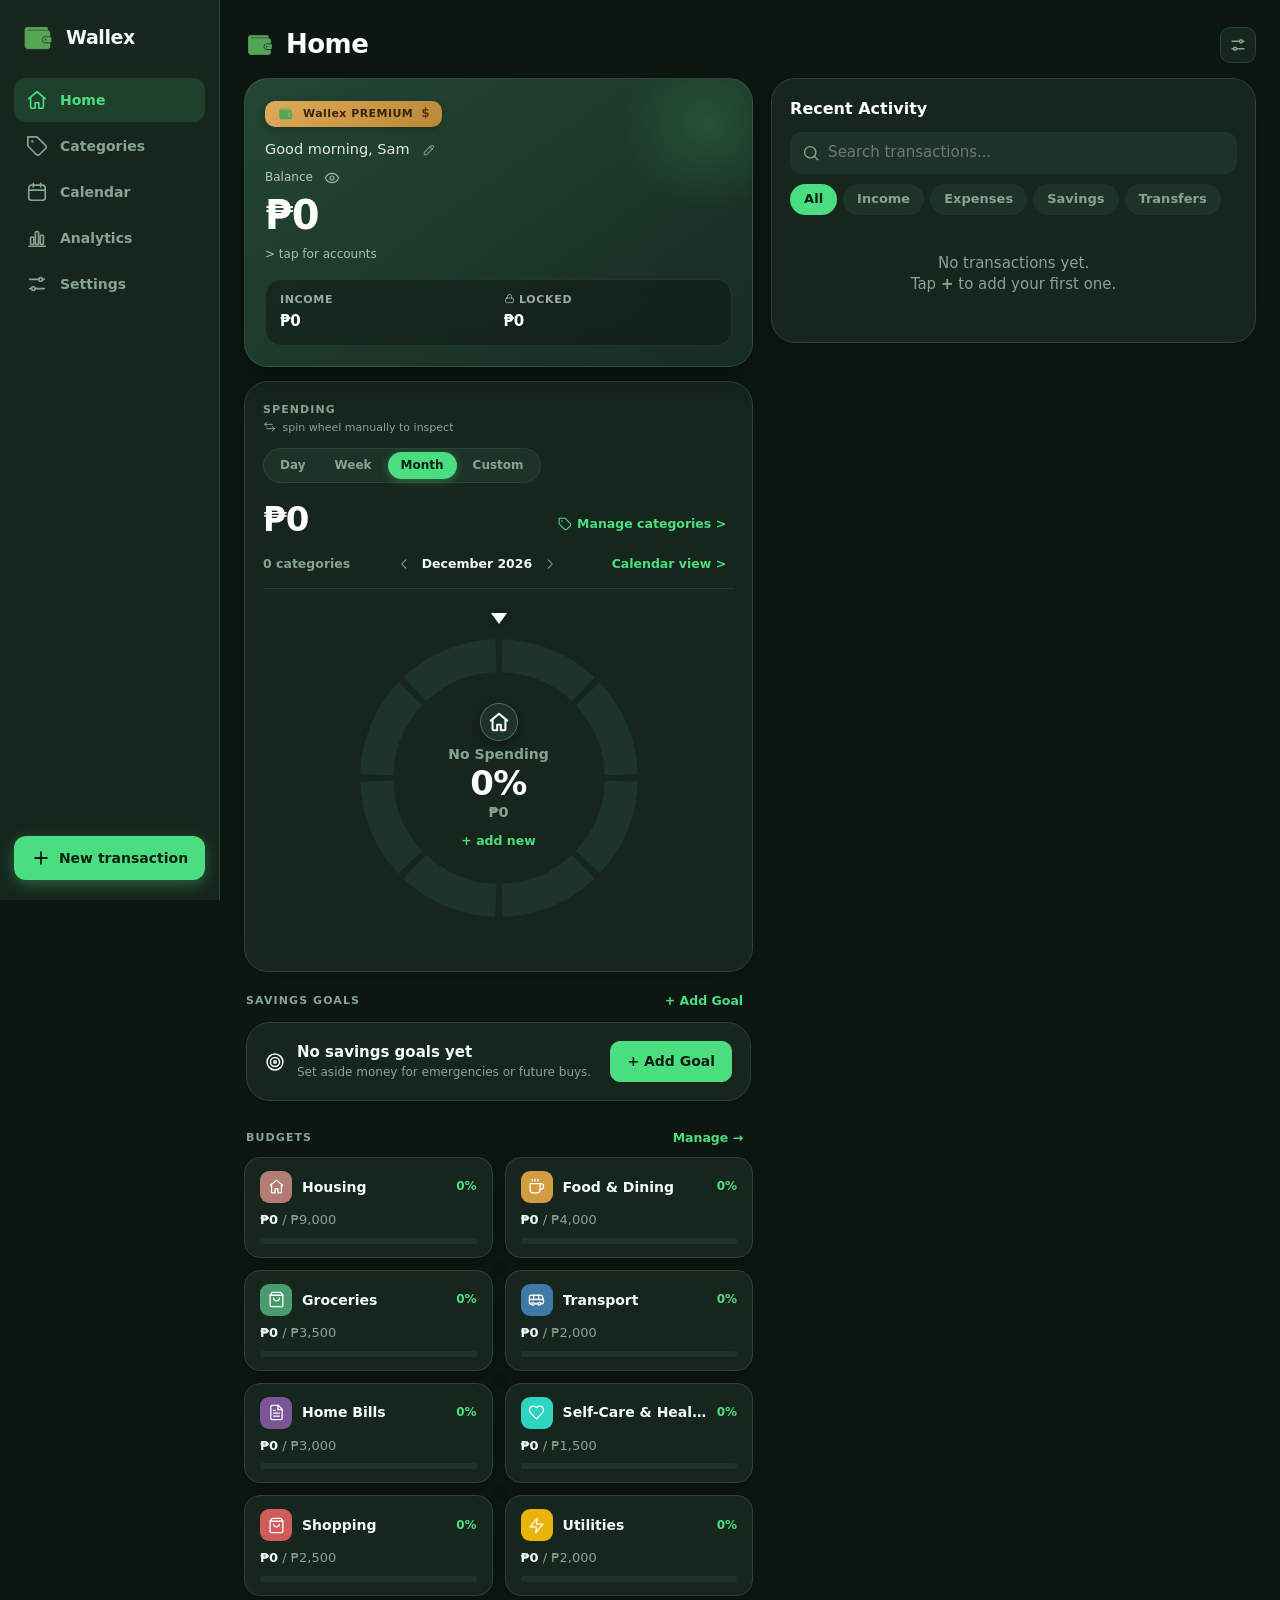
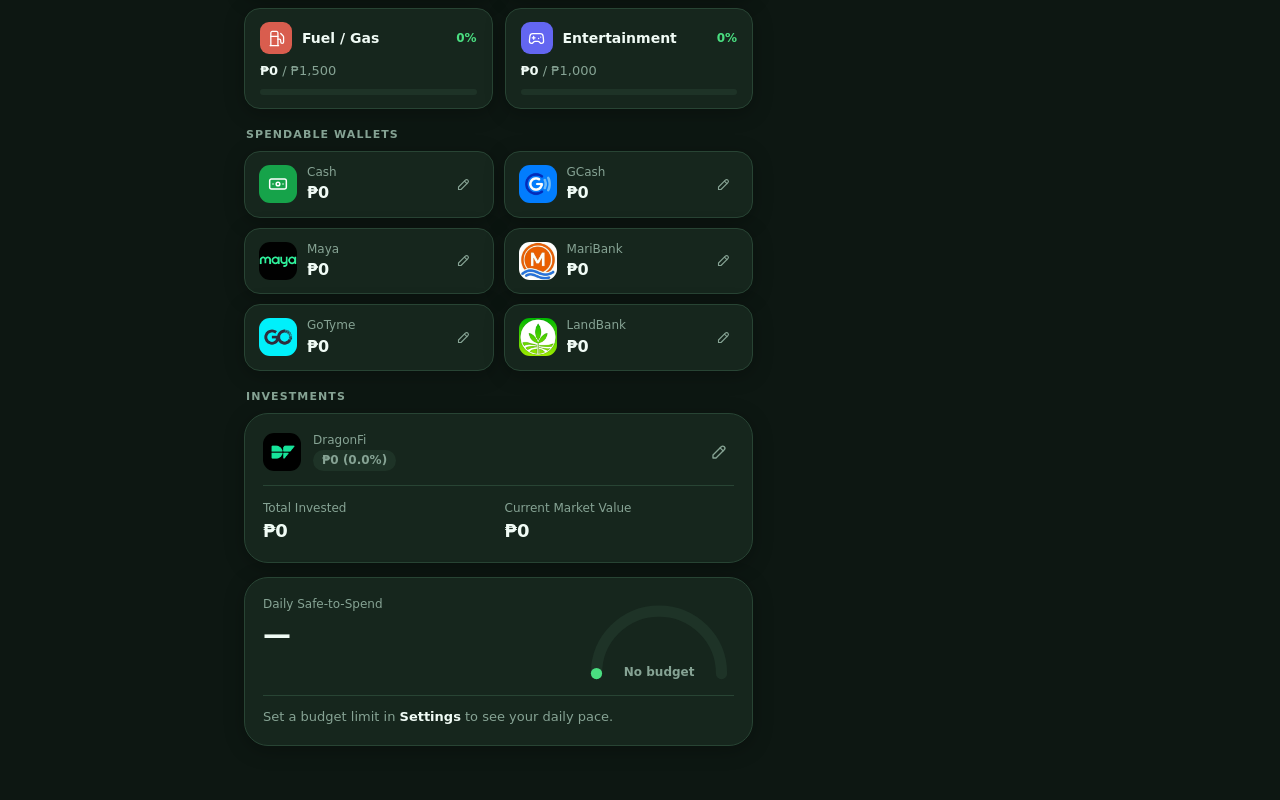
<file: index.html>
<!DOCTYPE html>
<html lang="en" data-theme="dark">
<head>
<meta charset="utf-8">
<meta name="viewport" content="width=device-width,initial-scale=1,viewport-fit=cover">
<meta name="theme-color" content="#0d1712">
<meta name="apple-mobile-web-app-capable" content="yes">
<meta name="mobile-web-app-capable" content="yes">
<meta name="apple-mobile-web-app-title" content="Wallex">
<meta name="apple-mobile-web-app-status-bar-style" content="black-translucent">
<title>Wallex</title>
<link rel="manifest" href="manifest.json">
<link rel="icon" type="image/png" sizes="64x64" href="icon-64.png">
<link rel="icon" type="image/png" sizes="192x192" href="icon-192.png">
<link rel="apple-touch-icon" href="icon-180.png">
<link rel="stylesheet" href="style.css?v=7">
<script>
/* Apply saved theme before paint to avoid a flash */
try{
  var s=JSON.parse(localStorage.getItem('wallex:v1'));
  var t=(s&&s.settings&&s.settings.theme)||'dark';
  document.documentElement.setAttribute('data-theme',t);
}catch(e){}
</script>
</head>
<body>

<!-- Icon sprite (Lucide-style, stroke icons) -->
<svg width="0" height="0" style="position:absolute" aria-hidden="true" focusable="false" fill="none" stroke="currentColor" stroke-width="2" stroke-linecap="round" stroke-linejoin="round">
  <symbol id="i-home" viewBox="0 0 24 24"><path d="M3 10.5 12 3l9 7.5"/><path d="M5 9.5V20a1 1 0 0 0 1 1h4v-6h4v6h4a1 1 0 0 0 1-1V9.5"/></symbol>
  <symbol id="i-calendar" viewBox="0 0 24 24"><rect x="3" y="4.5" width="18" height="16.5" rx="3"/><path d="M8 2.5v4M16 2.5v4M3 10h18"/></symbol>
  <symbol id="i-chart" viewBox="0 0 24 24"><path d="M3 21h18"/><rect x="5" y="11" width="3.5" height="8" rx="1"/><rect x="10.25" y="5" width="3.5" height="14" rx="1"/><rect x="15.5" y="9" width="3.5" height="10" rx="1"/></symbol>
  <symbol id="i-settings" viewBox="0 0 24 24"><path d="M4 7h10M18 7h2M4 17h2M10 17h10"/><circle cx="16" cy="7" r="2"/><circle cx="8" cy="17" r="2"/></symbol>
  <symbol id="i-plus" viewBox="0 0 24 24"><path d="M12 5v14M5 12h14"/></symbol>
  <symbol id="i-minus" viewBox="0 0 24 24"><path d="M5 12h14"/></symbol>
  <symbol id="i-pencil" viewBox="0 0 24 24"><path d="M4 20h4L19 9a2.8 2.8 0 0 0-4-4L4 16v4Z"/><path d="m13.5 6.5 4 4"/></symbol>
  <symbol id="i-copy" viewBox="0 0 24 24"><rect x="9" y="9" width="11" height="11" rx="2.5"/><path d="M15 9V6.5A2.5 2.5 0 0 0 12.5 4h-6A2.5 2.5 0 0 0 4 6.5v6A2.5 2.5 0 0 0 6.5 15H9"/></symbol>
  <symbol id="i-trash" viewBox="0 0 24 24"><path d="M4 7h16M10 11v6M14 11v6M6 7l1 12a2 2 0 0 0 2 2h6a2 2 0 0 0 2-2l1-12M9 7V4.5A1.5 1.5 0 0 1 10.5 3h3A1.5 1.5 0 0 1 15 4.5V7"/></symbol>
  <symbol id="i-close" viewBox="0 0 24 24"><path d="M6 6l12 12M18 6 6 18"/></symbol>
  <symbol id="i-chev-l" viewBox="0 0 24 24"><path d="m15 5-7 7 7 7"/></symbol>
  <symbol id="i-chev-r" viewBox="0 0 24 24"><path d="m9 5 7 7-7 7"/></symbol>
  <symbol id="i-swap" viewBox="0 0 24 24"><path d="M7 4 3 8l4 4M3 8h14M17 20l4-4-4-4M21 16H7"/></symbol>
  <symbol id="i-trend" viewBox="0 0 24 24"><path d="m3 17 6-6 4 4 8-8"/><path d="M15 7h6v6"/></symbol>
  <symbol id="i-in" viewBox="0 0 24 24"><path d="M12 4v13M6 11l6 6 6-6"/><path d="M5 20.5h14"/></symbol>
  <symbol id="i-check" viewBox="0 0 24 24"><path d="M20 6 9 17l-5-5"/></symbol>
  <symbol id="i-search" viewBox="0 0 24 24"><circle cx="11" cy="11" r="7.5"/><path d="m21 21-4.3-4.3"/></symbol>
  <symbol id="i-lock" viewBox="0 0 24 24"><rect x="3.5" y="11" width="17" height="10" rx="2.5"/><path d="M7.5 11V7.5a4.5 4.5 0 0 1 9 0V11"/></symbol>
  <symbol id="i-target" viewBox="0 0 24 24"><circle cx="12" cy="12" r="9.5"/><circle cx="12" cy="12" r="5.5"/><circle cx="12" cy="12" r="1.5"/></symbol>
  <symbol id="i-more" viewBox="0 0 24 24"><circle cx="12" cy="12" r="1.5"/><circle cx="5" cy="12" r="1.5"/><circle cx="19" cy="12" r="1.5"/></symbol>
  <symbol id="i-more-v" viewBox="0 0 24 24"><circle cx="12" cy="12" r="1.5"/><circle cx="12" cy="5" r="1.5"/><circle cx="12" cy="19" r="1.5"/></symbol>
  <symbol id="i-eye" viewBox="0 0 24 24"><path d="M2 12s3-7 10-7 10 7 10 7-3 7-10 7-10-7-10-7Z"/><circle cx="12" cy="12" r="3"/></symbol>
  <symbol id="i-eye-off" viewBox="0 0 24 24"><path d="M9.88 9.88a3 3 0 1 0 4.24 4.24"/><path d="M10.73 5.08A10.43 10.43 0 0 1 12 5c7 0 10 7 10 7a13.16 13.16 0 0 1-1.67 2.68"/><path d="M6.61 6.61A13.526 13.526 0 0 0 2 12s3 7 10 7a9.74 9.74 0 0 0 5.39-1.61"/><line x1="2" x2="22" y1="2" y2="22"/></symbol>
  <symbol id="i-sparkles" viewBox="0 0 24 24"><path d="m12 3-1.9 5.8a2 2 0 0 1-1.3 1.3L3 12l5.8 1.9a2 2 0 0 1 1.3 1.3L12 21l1.9-5.8a2 2 0 0 1 1.3-1.3L21 12l-5.8-1.9a2 2 0 0 1-1.3-1.3Z"/></symbol>
  <symbol id="i-tag" viewBox="0 0 24 24"><path d="M12 2H2v10l9.29 9.29c.94.94 2.48.94 3.42 0l6.58-6.58c.94-.94.94-2.48 0-3.42L12 2Z"/><circle cx="7" cy="7" r=".5" fill="currentColor"/></symbol>

  <!-- categories -->
  <symbol id="i-utensils" viewBox="0 0 24 24"><path d="M3 2v7c0 1.1.9 2 2 2h4a2 2 0 0 0 2-2V2"/><path d="M7 2v20"/><path d="M21 15V2a5 5 0 0 0-5 5v6c0 1.1.9 2 2 2h3Zm0 0v7"/></symbol>
  <symbol id="i-coffee" viewBox="0 0 24 24"><path d="M17 8h1a4 4 0 1 1 0 8h-1"/><path d="M3 8h14v9a4 4 0 0 1-4 4H7a4 4 0 0 1-4-4Z"/><line x1="6" x2="6" y1="2" y2="4"/><line x1="10" x2="10" y1="2" y2="4"/><line x1="14" x2="14" y1="2" y2="4"/></symbol>
  <symbol id="i-fuel" viewBox="0 0 24 24"><path d="M3 22h12"/><path d="M4 9h10"/><path d="M14 22V4a2 2 0 0 0-2-2H6a2 2 0 0 0-2 2v18"/><path d="M14 13h2a2 2 0 0 1 2 2v2a2 2 0 0 0 4 0V9.8a2 2 0 0 0-.6-1.4L18 5"/></symbol>
  <symbol id="i-bus" viewBox="0 0 24 24"><path d="M8 6v6M15 6v6M2 12h19.6"/><path d="M18 18h3s.5-1.7.8-2.8c.1-.4.2-.8.2-1.2 0-.4-.1-.8-.2-1.2l-1.4-5C20.1 6.8 19.1 6 18 6H4a2 2 0 0 0-2 2v10h3"/><circle cx="7" cy="18" r="2"/><path d="M9 18h5"/><circle cx="16" cy="18" r="2"/></symbol>
  <symbol id="i-gamepad" viewBox="0 0 24 24"><path d="M6 11h4M8 9v4M15 12h.01M18 10h.01"/><path d="M17.3 5H6.7a4 4 0 0 0-4 3.6C2.6 9.4 2 14.5 2 16a3 3 0 0 0 3 3c1 0 1.5-.5 2-1l1.4-1.4a2 2 0 0 1 1.4-.6h4.4a2 2 0 0 1 1.4.6L17 18c.5.5 1 1 2 1a3 3 0 0 0 3-3c0-1.5-.6-6.6-.7-7.4A4 4 0 0 0 17.3 5Z"/></symbol>
  <symbol id="i-bag" viewBox="0 0 24 24"><path d="M6 2 3 6v14a2 2 0 0 0 2 2h14a2 2 0 0 0 2-2V6l-3-4Z"/><path d="M3 6h18"/><path d="M16 10a4 4 0 0 1-8 0"/></symbol>
  <symbol id="i-package" viewBox="0 0 24 24"><path d="m7.5 4.3 9 5.2"/><path d="M21 8a2 2 0 0 0-1-1.7l-7-4a2 2 0 0 0-2 0l-7 4A2 2 0 0 0 3 8v8a2 2 0 0 0 1 1.7l7 4a2 2 0 0 0 2 0l7-4A2 2 0 0 0 21 16Z"/><path d="m3.3 7 8.7 5 8.7-5M12 22V12"/></symbol>
  <symbol id="i-heart" viewBox="0 0 24 24"><path d="M19 14c1.49-1.46 3-3.21 3-5.5A5.5 5.5 0 0 0 16.5 3c-1.76 0-3 .5-4.5 2-1.5-1.5-2.74-2-4.5-2A5.5 5.5 0 0 0 2 8.5c0 2.3 1.5 4.05 3 5.5l7 7Z"/></symbol>
  <symbol id="i-file-text" viewBox="0 0 24 24"><path d="M14.5 2H6a2 2 0 0 0-2 2v16a2 2 0 0 0 2 2h12a2 2 0 0 0 2-2V7.5L14.5 2z"/><polyline points="14 2 14 8 20 8"/><line x1="16" x2="8" y1="13" y2="13"/><line x1="16" x2="8" y1="17" y2="17"/><line x1="10" x2="8" y1="9" y2="9"/></symbol>
  <symbol id="i-zap" viewBox="0 0 24 24"><polygon points="13 2 3 14 12 14 11 22 21 10 12 10 13 2"/></symbol>
  <symbol id="i-briefcase" viewBox="0 0 24 24"><rect width="20" height="14" x="2" y="7" rx="2" ry="2"/><path d="M16 21V5a2 2 0 0 0-2-2h-4a2 2 0 0 0-2 2v16"/></symbol>
  <symbol id="i-laptop" viewBox="0 0 24 24"><path d="M20 16V7a2 2 0 0 0-2-2H6a2 2 0 0 0-2 2v9m16 0H4m16 0 1.28 2.55a1 1 0 0 1-.9 1.45H3.62a1 1 0 0 1-.9-1.45L4 16"/></symbol>
  <symbol id="i-gift" viewBox="0 0 24 24"><polyline points="20 12 20 22 4 22 4 12"/><rect width="20" height="5" x="2" y="7"/><line x1="12" x2="12" y1="22" y2="7"/><path d="M12 7H7.5a2.5 2.5 0 0 1 0-5C11 2 12 7 12 7z"/><path d="M12 7h4.5a2.5 2.5 0 0 0 0-5C13 2 12 7 12 7z"/></symbol>
  <symbol id="i-car" viewBox="0 0 24 24"><path d="M19 17h2c.6 0 1-.4 1-1v-3c0-.9-.7-1.7-1.5-1.9C18.7 10.6 16 10 16 10s-1.3-1.4-2.2-2.3c-.5-.4-1.1-.7-1.8-.7H5c-.6 0-1.1.4-1.4.9l-1.4 2.9A3.7 3.7 0 0 0 2 12v4c0 .6.4 1 1 1h2"/><circle cx="7" cy="17" r="2"/><circle cx="17" cy="17" r="2"/></symbol>

  <!-- wallets -->
  <symbol id="i-banknote" viewBox="0 0 24 24"><rect x="2" y="6" width="20" height="12" rx="2"/><circle cx="12" cy="12" r="2.2"/><path d="M6 12h.01M18 12h.01"/></symbol>
  <symbol id="i-smartphone" viewBox="0 0 24 24"><rect x="5" y="2" width="14" height="20" rx="2.5"/><path d="M12 18h.01"/></symbol>
  <symbol id="i-wallet" viewBox="0 0 24 24"><path d="M19 7V4a1 1 0 0 0-1-1H5a2 2 0 0 0 0 4h15a1 1 0 0 1 1 1v4h-3a2 2 0 0 0 0 4h3a1 1 0 0 0 1-1v-2a1 1 0 0 0-1-1"/><path d="M3 5v14a2 2 0 0 0 2 2h15a1 1 0 0 0 1-1v-4"/></symbol>
  <symbol id="i-landmark" viewBox="0 0 24 24"><path d="M3 22h18M6 18v-7M10 18v-7M14 18v-7M18 18v-7"/><path d="m12 2 8 5H4l8-5Z"/></symbol>
  <symbol id="i-card" viewBox="0 0 24 24"><rect x="2" y="5" width="20" height="14" rx="2.5"/><path d="M2 10h20"/></symbol>
  <symbol id="i-building" viewBox="0 0 24 24"><path d="M6 22V4a2 2 0 0 1 2-2h8a2 2 0 0 1 2 2v18Z"/><path d="M6 12H4a2 2 0 0 0-2 2v6a2 2 0 0 0 2 2h2M18 9h2a2 2 0 0 1 2 2v9a2 2 0 0 1-2 2h-2M10 6h4M10 10h4M10 14h4M10 18h4"/></symbol>
</svg>

<div class="app">

  <!-- Sidebar rail (tablet / PC) -->
  <aside class="sidebar">
    <div class="brand"><img class="logo-img" src="icon-192.png" alt="" width="36" height="36"><span class="brand-name">Wallex</span></div>
    <nav class="nav">
      <button class="nav-btn active" data-nav="home"><span class="ni"><svg class="ic"><use href="#i-home"/></svg></span><span class="nl">Home</span></button>
      <button class="nav-btn" data-nav="categories"><span class="ni"><svg class="ic"><use href="#i-tag"/></svg></span><span class="nl">Categories</span></button>
      <button class="nav-btn" data-nav="calendar"><span class="ni"><svg class="ic"><use href="#i-calendar"/></svg></span><span class="nl">Calendar</span></button>
      <button class="nav-btn" data-nav="analytics"><span class="ni"><svg class="ic"><use href="#i-chart"/></svg></span><span class="nl">Analytics</span></button>
      <button class="nav-btn" data-nav="settings"><span class="ni"><svg class="ic"><use href="#i-settings"/></svg></span><span class="nl">Settings</span></button>
    </nav>
    <button class="add-side" data-add aria-label="Add transaction"><svg class="ic"><use href="#i-plus"/></svg><span class="nl">New transaction</span></button>
  </aside>

  <main class="main">
    <header class="topbar">
      <div class="topbar-brand">
        <img class="logo-img" src="icon-192.png" alt="Wallex" width="32" height="32">
        <h1 id="viewTitle">Home</h1>
      </div>
      <div class="topbar-actions">
        <button class="icon-btn" data-nav="settings" aria-label="Settings" title="Settings"><svg class="ic"><use href="#i-settings"/></svg></button>
      </div>
    </header>

    <!-- HOME -->
    <section id="view-home" class="view">
      <div class="home-grid">
        <div class="col">
          <!-- Sero Hero Card (Image 1) -->
          <div class="card hero">
            <div class="hero-top-row">
              <div class="sero-chip">
                <img src="icon-192.png" class="chip-logo-img" alt="" width="18" height="18">
                <span class="chip-text">Wallex <b>PREMIUM</b></span>
                <span class="chip-dollar">$</span>
              </div>
            </div>

            <div class="hero-user-row">
              <div class="hero-user">Good morning, <span id="userGreeting">Sam</span></div>
              <button class="hero-edit-btn" id="editUserNameBtn" aria-label="Edit name" title="Edit name"><svg class="ic"><use href="#i-pencil"/></svg></button>
            </div>

            <div class="hero-bal-row">
              <span class="lbl">Balance</span>
              <button class="eye-btn" id="toggleHideBal" aria-label="Toggle balance visibility" title="Hide/Show balance"><svg class="ic" id="eyeIcon"><use href="#i-eye"/></svg></button>
            </div>

            <div class="big hero-net" id="net">₱0</div>
            <button class="hero-sublink" id="heroTapAccounts">&gt; tap for accounts</button>

            <div class="sero-hero-cols">
              <div>
                <div class="lbl">INCOME</div>
                <div class="hc" id="hcIncome">₱0</div>
              </div>
              <div>
                <div class="lbl"><svg class="ic mini-lock"><use href="#i-lock"/></svg> LOCKED</div>
                <div class="hc" id="hcLocked">₱0</div>
              </div>
            </div>

            <!-- Legacy fields for backward compatibility -->
            <span id="liquid" hidden></span>
            <span id="hcDrag" hidden></span>
            <span id="hcDragPct" hidden></span>
          </div>

          <!-- Sero SPENDING Section (Image 1 Centerpiece) -->
          <div class="card sero-spending-card" id="spendingCard">
            <div class="spending-header">
              <div class="spending-header-left">
                <div class="section-title">SPENDING</div>
                <div class="spending-sub"><svg class="ic mini-spin-ic"><use href="#i-swap"/></svg> spin wheel manually to inspect</div>
              </div>
              <div class="spending-pills" id="spendingPills">
                <button class="sp-pill" data-sp="day">Day</button>
                <button class="sp-pill" data-sp="week">Week</button>
                <button class="sp-pill active" data-sp="month">Month</button>
                <button class="sp-pill" data-sp="custom">Custom</button>
              </div>
            </div>

            <div class="spending-amount-wrap">
              <div class="spending-big" id="spendingBig">₱0</div>
              <button class="link-btn find-similar-btn" id="spendingManageCatBtn">
                <svg class="ic"><use href="#i-tag"/></svg><span>Manage categories &gt;</span>
              </button>
            </div>

            <div class="spending-meta-row">
              <span class="sp-count" id="spendingCount">0 categories</span>
              <div class="spending-month-nav">
                <button class="sp-arrow-btn" id="spPrevMonth" aria-label="Previous month"><svg class="ic"><use href="#i-chev-l"/></svg></button>
                <span id="spMonthLabel">Month Year</span>
                <button class="sp-arrow-btn" id="spNextMonth" aria-label="Next month"><svg class="ic"><use href="#i-chev-r"/></svg></button>
              </div>
              <button class="link-btn cal-view-btn" id="spCalViewBtn">Calendar view &gt;</button>
            </div>

            <!-- The Sero Segmented Ring SVG Donut -->
            <div class="sero-chart-container">
              <div class="sero-chart-stage" id="seroChartStage">
                <div class="sero-wheel-pointer" title="Focus pointer"></div>
                <svg class="sero-svg-ring" id="seroSvgRing" viewBox="0 0 340 340">
                  <g id="seroRotator" transform="rotate(0 170 170)"></g>
                </svg>
                <div class="sero-center-card" id="seroCenterCard">
                  <div class="sc-icon" id="scIcon"><svg class="ic"><use href="#i-home"/></svg></div>
                  <div class="sc-name" id="scName">Housing</div>
                  <div class="sc-pct" id="scPct">0%</div>
                  <div class="sc-amt" id="scAmt">₱0</div>
                  <button class="sc-add-btn" id="scAddBtn">+ add new</button>
                  <button class="sc-see-btn" id="scSeeBtn">see transactions &gt;</button>
                </div>
              </div>
            </div>
          </div>

          <!-- Savings Goals (Image 2) -->
          <div class="sec-head">
            <div class="section-title">Savings Goals</div>
            <div class="sec-actions">
              <button class="link-btn" data-goal-new>+ Add Goal</button>
              <button class="link-btn" id="goalsAll" data-goals-all>See all &rarr;</button>
            </div>
          </div>
          <div class="goals" id="goals"></div>

          <!-- Budgets Section (Image 2) -->
          <div class="sec-head">
            <div class="section-title">Budgets</div>
            <div class="sec-actions">
              <button class="link-btn" id="budgetManageBtn">Manage &rarr;</button>
            </div>
          </div>
          <div class="budgets-box" id="budgetsBox"></div>

          <!-- Spendable Wallets & Investments (Image 2) -->
          <div class="sec-head" id="walletsSec"><div class="section-title">Spendable Wallets</div></div>
          <div class="wallets" id="wallets"></div>

          <div class="sec-head"><div class="section-title">Investments</div></div>
          <div class="card" id="dragon"></div>

          <!-- Safe-to-Spend -->
          <div class="card" id="safe"></div>
        </div>

        <div class="col">
          <!-- Recent Activity (Image 2) -->
          <div class="card">
            <div class="card-head"><h2>Recent Activity</h2></div>
            <label class="search"><svg class="ic"><use href="#i-search"/></svg><input id="search" type="search" placeholder="Search transactions..." autocomplete="off" aria-label="Search transactions"></label>
            <div class="pills" id="filters">
              <button data-flt="all" class="active">All</button>
              <button data-flt="income">Income</button>
              <button data-flt="expenses">Expenses</button>
              <button data-flt="savings">Savings</button>
              <button data-flt="transfers">Transfers</button>
            </div>
            <div id="recent"></div>
          </div>
        </div>
      </div>
    </section>

    <!-- CATEGORIES (Category Manager - Image 3) -->
    <section id="view-categories" class="view" hidden>
      <div class="cat-mgr-container">
        <div class="cat-mgr-card">
          <div class="cat-mgr-head">
            <button class="icon-btn-back" id="catMgrBackBtn" aria-label="Back to home"><svg class="ic"><use href="#i-chev-l"/></svg></button>
            <h2>Category Manager</h2>
            <div style="width:36px"></div>
          </div>

          <div class="cat-mgr-tab-row">
            <span class="cat-mgr-pill">Daily</span>
            <p class="cat-mgr-subtitle">Customize the Category of your Income and Expenses.</p>
          </div>

          <!-- Expense section -->
          <div class="cat-mgr-section">
            <div class="cat-mgr-sec-header">
              <h3>Expense</h3>
              <button class="cat-mgr-add-circle" id="addExpenseCatBtn" title="Add Expense Category" aria-label="Add Expense Category">
                <svg class="ic"><use href="#i-plus"/></svg>
              </button>
            </div>
            <div class="cat-mgr-items" id="expenseCatItems"></div>
          </div>

          <!-- Income section -->
          <div class="cat-mgr-section">
            <div class="cat-mgr-sec-header">
              <h3>Income</h3>
              <button class="cat-mgr-add-circle" id="addIncomeCatBtn" title="Add Income Category" aria-label="Add Income Category">
                <svg class="ic"><use href="#i-plus"/></svg>
              </button>
            </div>
            <div class="cat-mgr-items" id="incomeCatItems"></div>
          </div>
        </div>
      </div>
    </section>

    <!-- CALENDAR -->
    <section id="view-calendar" class="view" hidden>
      <div class="cal-layout">
        <div class="card cal-card">
          <div class="cal-head">
            <button class="icon-btn" data-cal="prev" aria-label="Previous month"><svg class="ic"><use href="#i-chev-l"/></svg></button>
            <div class="cal-title"><h2 id="calTitle"></h2><button class="link-btn" data-cal="today">Jump to today</button></div>
            <button class="icon-btn" data-cal="next" aria-label="Next month"><svg class="ic"><use href="#i-chev-r"/></svg></button>
          </div>
          <div class="cal-stats" id="calStats"></div>
          <div class="cal-dow"><span>Sun</span><span>Mon</span><span>Tue</span><span>Wed</span><span>Thu</span><span>Fri</span><span>Sat</span></div>
          <div class="cal-grid" id="calGrid"></div>
          <div class="cal-legend">
            <span><i class="cal-dot lv1"></i>Light</span>
            <span><i class="cal-dot lv2"></i>Moderate</span>
            <span><i class="cal-dot lv3"></i>Heavy</span>
            <span class="ck-leg"><svg class="ic"><use href="#i-check"/></svg>No-spend day</span>
          </div>
        </div>
        <button class="day-backdrop" id="dayBackdrop" data-closeday aria-label="Close day details" hidden></button>
        <aside class="card day-detail" id="dayDetail" aria-live="polite"></aside>
      </div>
    </section>

    <!-- ANALYTICS -->
    <section id="view-analytics" class="view" hidden>
      <div class="seg" id="periodSeg" role="tablist">
        <button data-period="week">Week</button>
        <button data-period="month">Month</button>
        <button data-period="all">All</button>
      </div>
      <div class="an-stats" id="anStats"></div>
      <div class="an-grid" id="anGrid">
        <div class="card">
          <div class="card-head"><h2>Spending by category</h2></div>
          <div class="chart-box donut"><canvas id="donutChart" aria-label="Category donut chart" role="img"></canvas><div class="donut-center" id="donutCenter"></div></div>
          <div class="legend" id="legend"></div>
        </div>
        <div class="card">
          <div class="card-head"><h2 id="barTitle">Daily spending</h2></div>
          <div class="chart-box bars"><canvas id="barChart" aria-label="Daily spending bar chart" role="img"></canvas></div>
        </div>
      </div>
      <div class="card empty" id="anEmpty" hidden>No expenses in this period yet.<br>Log one with <b>+</b> and your charts will appear here.</div>
    </section>

    <!-- SETTINGS -->
    <section id="view-settings" class="view" hidden>
      <div class="card" id="settingsBox"></div>
    </section>
  </main>

  <!-- Bottom nav (mobile dock) -->
  <nav class="bottom-nav">
    <button class="nav-btn active" data-nav="home"><span class="ni"><svg class="ic"><use href="#i-home"/></svg></span><span class="nl">Home</span></button>
    <button class="nav-btn" data-nav="categories"><span class="ni"><svg class="ic"><use href="#i-tag"/></svg></span><span class="nl">Categories</span></button>
    <span class="nav-gap" aria-hidden="true"></span>
    <button class="nav-btn" data-nav="calendar"><span class="ni"><svg class="ic"><use href="#i-calendar"/></svg></span><span class="nl">Calendar</span></button>
    <button class="nav-btn" data-nav="analytics"><span class="ni"><svg class="ic"><use href="#i-chart"/></svg></span><span class="nl">Analytics</span></button>
  </nav>
  <button class="fab" data-add aria-label="Add transaction"><svg class="ic"><use href="#i-plus"/></svg></button>
</div>

<!-- QUICK-ADD MODAL -->
<div id="overlay" class="overlay" hidden>
  <div class="sheet" id="sheet" data-type="expense" role="dialog" aria-modal="true" aria-label="Add transaction">
    <div class="sheet-head">
      <div class="tabs" id="typeTabs">
        <button data-type="expense" class="active"><svg class="ic"><use href="#i-minus"/></svg><span>Expense</span></button>
        <button data-type="income"><svg class="ic"><use href="#i-plus"/></svg><span>Income</span></button>
        <button data-type="transfer"><svg class="ic"><use href="#i-swap"/></svg><span>Transfer</span></button>
        <button data-type="invest"><svg class="ic"><use href="#i-trend"/></svg><span>Invest</span></button>
      </div>
      <button class="icon-btn" id="closeModal" aria-label="Close"><svg class="ic"><use href="#i-close"/></svg></button>
    </div>

    <div class="sheet-body">
      <div class="combos" id="combos" data-show="expense" hidden></div>

      <div class="amount-row">
        <span class="cur">₱</span>
        <input id="amt" type="text" inputmode="decimal" placeholder="0" autocomplete="off">
      </div>

      <!-- Categories grid (for Expense and Income) -->
      <div class="cat-grid" id="cats" data-show="expense income"></div>

      <input id="other" class="input" data-show="expense" type="text" maxlength="40" placeholder="What was it? (e.g. Clothes, Haircut)" hidden>

      <div class="row2">
        <label class="field" data-show="expense income transfer invest">
          <span class="lbl" id="walLabel">Paid from</span>
          <select id="walSel" class="input"></select>
        </label>
        <label class="field" data-show="transfer" hidden>
          <span class="lbl">To</span>
          <select id="toSel" class="input"></select>
        </label>
        <div class="field" data-show="invest" hidden>
          <span class="lbl">To</span>
          <div class="input static">DragonFi</div>
        </div>
      </div>

      <div class="field fee-field" data-show="transfer" hidden>
        <span class="lbl">Transfer fee (optional)</span>
        <div class="inp"><span>₱</span><input id="fee" type="text" inputmode="decimal" placeholder="0" autocomplete="off" aria-label="Transfer fee"></div>
        <div class="fee-chips" id="feeChips">
          <button type="button" data-fee="0">₱0</button>
          <button type="button" data-fee="8">₱8</button>
          <button type="button" data-fee="10">₱10</button>
          <button type="button" data-fee="15">₱15</button>
        </div>
      </div>

      <div class="row2">
        <label class="field">
          <span class="lbl">Date</span>
          <input id="date" type="date" class="input">
        </label>
        <label class="field">
          <span class="lbl" id="noteLabel">Note (optional)</span>
          <input id="note" type="text" class="input" maxlength="60" placeholder="">
        </label>
      </div>
    </div>

    <button id="saveBtn" class="save-btn">Save expense</button>
  </div>
</div>

<!-- CATEGORY EDITOR MODAL -->
<div id="catModalOverlay" class="overlay center" hidden>
  <div class="dialog cat-modal-dialog" role="dialog" aria-modal="true" aria-labelledby="catModalTitle">
    <div class="sheet-head">
      <h3 id="catModalTitle">Edit Category</h3>
      <button class="icon-btn" id="closeCatModal" aria-label="Close"><svg class="ic"><use href="#i-close"/></svg></button>
    </div>
    <div class="dialog-body">
      <label class="field">
        <span class="lbl">Category Name</span>
        <input id="catNameInp" class="input" type="text" maxlength="32" placeholder="e.g. Food &amp; Drink" autocomplete="off">
      </label>

      <div class="field" style="margin-top:12px">
        <span class="lbl">Type</span>
        <div class="seg two" id="catTypeSeg">
          <button type="button" data-ctype="expense" class="active">Expense</button>
          <button type="button" data-ctype="income">Income</button>
        </div>
      </div>

      <div class="field" style="margin-top:12px">
        <span class="lbl">Icon</span>
        <div class="icon-picker" id="catIconPicker"></div>
      </div>

      <div class="field" style="margin-top:12px">
        <span class="lbl">Color</span>
        <div class="color-picker" id="catColorPicker"></div>
      </div>

      <label class="field" id="catBudgetField" style="margin-top:12px">
        <span class="lbl">Monthly Budget (optional)</span>
        <div class="inp"><span>₱</span><input id="catBudgetInp" inputmode="decimal" placeholder="0" autocomplete="off"></div>
      </label>
    </div>
    <div class="cat-modal-actions">
      <button type="button" class="btn danger" id="deleteCatBtn" hidden><svg class="ic"><use href="#i-trash"/></svg> Delete</button>
      <button type="button" class="btn" id="cancelCatModal">Cancel</button>
      <button type="button" class="btn primary" id="saveCatBtn">Save Category</button>
    </div>
  </div>
</div>

<!-- CATEGORY KEBAB MENU -->
<div id="catMenuOverlay" class="overlay center" hidden>
  <div class="dialog menu" role="dialog" aria-modal="true" aria-label="Category options">
    <div class="menu-head" id="catMenuHead"></div>
    <div id="catMenuBtns">
      <button class="menu-btn" data-cact="edit"><svg class="ic"><use href="#i-pencil"/></svg>Edit Category</button>
      <button class="menu-btn" data-cact="budget"><svg class="ic"><use href="#i-target"/></svg>Set Monthly Budget</button>
      <button class="menu-btn danger" data-cact="delete"><svg class="ic"><use href="#i-trash"/></svg>Delete Category</button>
      <button class="menu-btn" data-cact="cancel"><svg class="ic"><use href="#i-close"/></svg>Cancel</button>
    </div>
  </div>
</div>

<!-- SAVINGS GOAL SHEET -->
<div id="gOverlay" class="overlay" hidden>
  <div class="sheet" id="gSheet" data-type="invest" role="dialog" aria-modal="true" aria-label="Savings goal"></div>
</div>

<!-- TRANSACTION OPTIONS -->
<div id="aOverlay" class="overlay center" hidden>
  <div class="dialog menu" role="dialog" aria-modal="true" aria-label="Transaction options">
    <div class="menu-head" id="aHead"></div>
    <div id="aBtns"></div>
  </div>
</div>

<!-- SMALL PROMPT / CONFIRM -->
<div id="pOverlay" class="overlay center" hidden>
  <div class="dialog" role="dialog" aria-modal="true">
    <h3 id="pTitle"></h3>
    <div id="pFields"></div>
    <div class="dialog-actions">
      <button class="btn" id="pCancel">Cancel</button>
      <button class="btn primary" id="pSave">Save</button>
    </div>
  </div>
</div>

<input type="file" id="importFile" accept="application/json,.json" hidden>
<div id="toast" role="status" aria-live="polite"></div>

<script src="chart.umd.min.js"></script>
<script src="app.js?v=7"></script>
</body>
</html>
</file>
<file: style.css>
/* ============ Wallex — style.css ============ */
:root, [data-theme="dark"] {
  --bg: #0d1712;
  --surface: #16261d;
  --surface2: #1e3327;
  --surface3: #264233;
  --border: #284434;
  --border-subtle: rgba(255, 255, 255, 0.08);
  --text: #f0fbf5;
  --text-heading: #ffffff;
  --muted: #86a394;
  --brand: #4ade80;
  --brand-text: #082112;
  --brand-glow: rgba(74, 222, 128, 0.35);
  --green: #4ade80;
  --red: #f87171;
  --amber: #fbbf24;
  --blue: #60a5fa;
  --teal: #2dd4bf;
  --gold: #d4a359;
  --shadow: 0 4px 20px rgba(0, 0, 0, 0.28);
  --shadow-lg: 0 16px 40px rgba(0, 0, 0, 0.5);
  --nav-h: 64px;
  --radius: 18px;
  --radius-lg: 24px;
  --font: "Inter", system-ui, -apple-system, "Segoe UI", Roboto, "Helvetica Neue", Arial, sans-serif;
}

[data-theme="light"] {
  --bg: #f3f7f4;
  --surface: #ffffff;
  --surface2: #e9f1ec;
  --surface3: #dde8e1;
  --border: #d2e0d7;
  --border-subtle: rgba(0, 0, 0, 0.06);
  --text: #13241b;
  --text-heading: #0a1710;
  --muted: #5e7a6c;
  --brand: #16a34a;
  --brand-text: #ffffff;
  --brand-glow: rgba(22, 163, 74, 0.25);
  --green: #16a34a;
  --red: #dc2626;
  --amber: #d97706;
  --blue: #2563eb;
  --teal: #0d9488;
  --gold: #b47a28;
  --shadow: 0 2px 12px rgba(15, 30, 20, 0.06);
  --shadow-lg: 0 16px 40px rgba(15, 30, 20, 0.12);
}

* { box-sizing: border-box; -webkit-tap-highlight-color: transparent; }
[hidden] { display: none !important; }
html, body { margin: 0; min-height: 100%; }
body {
  background: var(--bg);
  color: var(--text);
  font-family: var(--font);
  font-size: 15px;
  line-height: 1.45;
  font-variant-numeric: tabular-nums;
  -webkit-font-smoothing: antialiased;
}
button { font: inherit; color: inherit; cursor: pointer; border: 0; background: none; padding: 0; }
input, select { font: inherit; color: inherit; }
h1, h2, h3, h4, p { margin: 0; }
:focus-visible { outline: 2px solid var(--brand); outline-offset: 2px; }

/* ---------- Icons ---------- */
.ic {
  width: 20px;
  height: 20px;
  flex: none;
  fill: none;
  stroke: currentColor;
  stroke-width: 1.8;
  stroke-linecap: round;
  stroke-linejoin: round;
  display: block;
}

/* ---------- Shell ---------- */
.app { min-height: 100vh; display: flex; flex-direction: column; }
.main {
  flex: 1;
  padding: 12px 16px calc(var(--nav-h) + 80px + env(safe-area-inset-bottom));
  max-width: 1200px;
  width: 100%;
  margin: 0 auto;
}
.topbar {
  display: flex;
  align-items: center;
  justify-content: space-between;
  margin: 4px 0 14px;
}
.topbar-brand {
  display: flex;
  align-items: center;
  gap: 10px;
}
.topbar-brand .logo-img {
  width: 32px;
  height: 32px;
  border-radius: 8px;
  object-fit: contain;
}
.topbar h1 {
  font-size: 22px;
  font-weight: 700;
  letter-spacing: -0.02em;
  color: var(--text-heading);
}
.topbar-actions { display: flex; gap: 8px; }
.sidebar { display: none; }

/* ---------- Bottom Navigation (Mobile Dock) ---------- */
.bottom-nav {
  position: fixed;
  left: 0;
  right: 0;
  bottom: 0;
  z-index: 20;
  height: calc(var(--nav-h) + env(safe-area-inset-bottom));
  padding-bottom: env(safe-area-inset-bottom);
  display: flex;
  align-items: center;
  background: rgba(18, 33, 25, 0.94);
  backdrop-filter: blur(16px);
  -webkit-backdrop-filter: blur(16px);
  border-top: 1px solid var(--border);
}
[data-theme="light"] .bottom-nav {
  background: rgba(255, 255, 255, 0.94);
}
.bottom-nav .nav-btn {
  flex: 1;
  display: flex;
  flex-direction: column;
  align-items: center;
  gap: 3px;
  padding: 8px 0;
  color: var(--muted);
  font-size: 11px;
  font-weight: 600;
  transition: color 0.15s;
}
.bottom-nav .nav-gap { flex: 0 0 72px; }
.nav-btn.active { color: var(--brand); }
.nav-btn .ni .ic { width: 22px; height: 22px; }

/* Center Floating Green Add Button (Image 1 & 2) */
.fab {
  position: fixed;
  z-index: 30;
  left: 50%;
  transform: translateX(-50%);
  bottom: calc(var(--nav-h) - 18px + env(safe-area-inset-bottom));
  width: 58px;
  height: 58px;
  border-radius: 50%;
  background: #34d399;
  background: linear-gradient(135deg, #4ade80 0%, #22c55e 100%);
  color: #062112;
  display: grid;
  place-items: center;
  box-shadow: 0 8px 24px rgba(74, 222, 128, 0.5);
  border: 4px solid var(--bg);
  transition: transform 0.2s cubic-bezier(0.34, 1.56, 0.64, 1), box-shadow 0.2s;
}
.fab .ic { width: 26px; height: 26px; stroke-width: 2.4; stroke: #062112; }
.fab:hover {
  transform: translateX(-50%) scale(1.06);
  box-shadow: 0 10px 30px rgba(74, 222, 128, 0.65);
}
.fab:active { transform: translateX(-50%) scale(0.95); }

/* ---------- Cards & Text ---------- */
.card {
  background: var(--surface);
  border: 1px solid var(--border);
  border-radius: var(--radius-lg);
  box-shadow: var(--shadow);
  padding: 18px;
  margin-bottom: 14px;
}
.card-head {
  display: flex;
  justify-content: space-between;
  align-items: center;
  margin-bottom: 12px;
  gap: 10px;
}
.card-head h2 { font-size: 16px; font-weight: 700; color: var(--text-heading); }
.section-title {
  font-size: 11px;
  font-weight: 800;
  letter-spacing: 0.1em;
  text-transform: uppercase;
  color: var(--muted);
}
.lbl { font-size: 12px; color: var(--muted); font-weight: 500; }
.big { font-size: 34px; font-weight: 800; letter-spacing: -0.03em; line-height: 1.15; }
.mid { font-size: 18px; font-weight: 700; letter-spacing: -0.01em; }
.pos { color: var(--green); }
.neg { color: var(--red); }
.icon-btn {
  width: 36px;
  height: 36px;
  border-radius: 10px;
  display: grid;
  place-items: center;
  background: var(--surface);
  border: 1px solid var(--border);
  color: var(--muted);
  flex: none;
  transition: all 0.15s;
}
.icon-btn .ic { width: 18px; height: 18px; }
.icon-btn:hover { color: var(--text); background: var(--surface2); }
.icon-btn:active { background: var(--surface3); }

/* ---------- Sero Hero Card (Image 1) ---------- */
.hero {
  background: linear-gradient(145deg, #244634 0%, #172c21 100%);
  color: #fff;
  border: 1px solid rgba(255, 255, 255, 0.1);
  border-radius: var(--radius-lg);
  padding: 22px 20px 20px;
  box-shadow: 0 12px 32px rgba(0, 0, 0, 0.32);
  position: relative;
  overflow: hidden;
}
[data-theme="light"] .hero {
  background: linear-gradient(145deg, #1f4d38 0%, #153828 100%);
}
.hero::after {
  content: "";
  position: absolute;
  top: -40px;
  right: -40px;
  width: 170px;
  height: 170px;
  border-radius: 50%;
  background: radial-gradient(circle, rgba(74, 222, 128, 0.16) 0%, transparent 70%);
  pointer-events: none;
}
.hero-top-row {
  display: flex;
  justify-content: space-between;
  align-items: center;
  margin-bottom: 12px;
}
.sero-chip {
  display: inline-flex;
  align-items: center;
  gap: 8px;
  background: linear-gradient(135deg, #dfab5b 0%, #ba8736 100%);
  color: #3b2402;
  padding: 4px 12px;
  border-radius: 10px;
  font-size: 11px;
  font-weight: 750;
  letter-spacing: 0.04em;
  box-shadow: 0 2px 8px rgba(0, 0, 0, 0.25);
}
.chip-logo-img {
  width: 18px;
  height: 18px;
  border-radius: 4px;
  object-fit: contain;
}
.sero-chip .chip-dollar {
  font-size: 12px;
  font-weight: 800;
  opacity: 0.8;
}
.hero-user-row {
  display: flex;
  align-items: center;
  gap: 8px;
  margin-bottom: 4px;
}
.hero-user {
  font-size: 14.5px;
  color: rgba(255, 255, 255, 0.88);
  font-weight: 500;
}
.hero-edit-btn {
  width: 22px;
  height: 22px;
  border-radius: 6px;
  display: grid;
  place-items: center;
  color: rgba(255, 255, 255, 0.45);
  transition: all 0.15s;
}
.hero-edit-btn .ic { width: 14px; height: 14px; }
.hero-edit-btn:hover { color: #fff; background: rgba(255, 255, 255, 0.1); }

.hero-bal-row {
  display: flex;
  align-items: center;
  gap: 8px;
  margin-top: 6px;
}
.hero-bal-row .lbl { color: rgba(255, 255, 255, 0.7); }
.eye-btn {
  width: 22px;
  height: 22px;
  border-radius: 6px;
  display: grid;
  place-items: center;
  color: rgba(255, 255, 255, 0.6);
  transition: all 0.15s;
}
.eye-btn .ic { width: 16px; height: 16px; }
.eye-btn:hover { color: #fff; background: rgba(255, 255, 255, 0.1); }

.hero-net {
  font-size: 40px;
  font-weight: 800;
  letter-spacing: -0.03em;
  color: #ffffff;
  line-height: 1.1;
  margin: 4px 0 6px;
}
.hero-sublink {
  display: inline-block;
  font-size: 12px;
  color: rgba(255, 255, 255, 0.65);
  background: none;
  border: none;
  padding: 0;
  cursor: pointer;
  margin-bottom: 16px;
  font-weight: 500;
  transition: color 0.15s;
}
.hero-sublink:hover { color: #fff; text-decoration: underline; }

.sero-hero-cols {
  display: grid;
  grid-template-columns: repeat(2, minmax(0, 1fr));
  gap: 10px;
  background: rgba(12, 23, 17, 0.5);
  border-radius: 16px;
  padding: 12px 14px;
  border: 1px solid rgba(255, 255, 255, 0.08);
  backdrop-filter: blur(8px);
}
.sero-hero-cols .lbl {
  font-size: 11px;
  font-weight: 700;
  letter-spacing: 0.06em;
  color: rgba(255, 255, 255, 0.6);
  margin-bottom: 3px;
}
.mini-lock { width: 11px; height: 11px; display: inline-block; vertical-align: -1px; }
.hc {
  font-size: 15px;
  font-weight: 700;
  letter-spacing: -0.01em;
  color: #fff;
  white-space: nowrap;
  overflow: hidden;
  text-overflow: ellipsis;
}

/* ---------- Sero Spending Card (Image 1) ---------- */
.sero-spending-card {
  background: var(--surface);
  border-radius: var(--radius-lg);
  border: 1px solid var(--border);
  padding: 20px 18px 22px;
  margin-bottom: 16px;
}
.spending-header {
  display: flex;
  justify-content: space-between;
  align-items: flex-start;
  gap: 12px;
  flex-wrap: wrap;
  margin-bottom: 12px;
}
.spending-header-left { min-width: 0; }
.mini-spin-ic {
  width: 13px;
  height: 13px;
  display: inline-block;
  vertical-align: -2px;
  margin-right: 3px;
}
.spending-sub {
  font-size: 11px;
  color: var(--muted);
  font-weight: 500;
  margin-top: 2px;
}
.spending-pills {
  display: flex;
  gap: 3px;
  background: var(--surface2);
  padding: 3px;
  border-radius: 99px;
  border: 1px solid var(--border);
}
.sp-pill {
  padding: 5px 13px;
  border-radius: 99px;
  font-size: 12px;
  font-weight: 600;
  color: var(--muted);
  transition: all 0.2s ease;
}
.sp-pill.active {
  background: var(--brand);
  color: var(--brand-text);
  font-weight: 750;
  box-shadow: 0 2px 8px var(--brand-glow);
}
.sp-pill:not(.active):hover { color: var(--text); }

.spending-amount-wrap {
  display: flex;
  justify-content: space-between;
  align-items: baseline;
  gap: 10px;
  margin-bottom: 8px;
}
.spending-big {
  font-size: 34px;
  font-weight: 800;
  letter-spacing: -0.03em;
  color: var(--text-heading);
}
.find-similar-btn {
  display: inline-flex;
  align-items: center;
  gap: 5px;
  font-size: 12px;
  font-weight: 600;
  color: var(--muted);
  padding: 4px 8px;
  border-radius: 8px;
  transition: all 0.15s;
}
.find-similar-btn .ic { width: 14px; height: 14px; }
.find-similar-btn:hover { color: var(--brand); background: var(--surface2); }

.spending-meta-row {
  display: flex;
  justify-content: space-between;
  align-items: center;
  font-size: 12.5px;
  color: var(--muted);
  padding-bottom: 12px;
  border-bottom: 1px solid var(--border-subtle);
  margin-bottom: 14px;
}
.sp-count { font-weight: 600; }
.spending-month-nav {
  display: flex;
  align-items: center;
  gap: 6px;
  font-weight: 650;
  color: var(--text);
}
.sp-arrow-btn {
  width: 24px;
  height: 24px;
  border-radius: 6px;
  display: grid;
  place-items: center;
  color: var(--muted);
  transition: all 0.15s;
}
.sp-arrow-btn .ic { width: 14px; height: 14px; }
.sp-arrow-btn:hover { color: var(--text); background: var(--surface2); }
.cal-view-btn {
  color: var(--muted);
  font-weight: 600;
  font-size: 12px;
  transition: color 0.15s;
}
.cal-view-btn:hover { color: var(--brand); }

/* The Sero Curved Capsule Donut Chart & Manual Spinning */
.sero-chart-container {
  display: flex;
  justify-content: center;
  align-items: center;
  padding: 10px 0 6px;
}
.sero-chart-stage {
  position: relative;
  width: 330px;
  height: 330px;
  max-width: 100%;
  user-select: none;
  -webkit-user-select: none;
  touch-action: none; /* Prevents scroll while spinning */
  cursor: grab;
}
.sero-chart-stage.grabbing {
  cursor: grabbing;
}
.sero-wheel-pointer {
  position: absolute;
  top: 0;
  left: 50%;
  transform: translateX(-50%);
  width: 0;
  height: 0;
  border-left: 8px solid transparent;
  border-right: 8px solid transparent;
  border-top: 11px solid var(--text-heading);
  filter: drop-shadow(0 2px 4px rgba(0, 0, 0, 0.45));
  z-index: 10;
  pointer-events: none;
}
.sero-svg-ring {
  width: 100%;
  height: 100%;
  transform: rotate(-90deg);
  overflow: visible;
  touch-action: none;
}
.sero-arc-path {
  cursor: grab;
  fill: none;
  opacity: 0.7;
  transition: stroke-width 0.2s, opacity 0.2s, filter 0.2s;
}
.sero-chart-stage.grabbing .sero-arc-path {
  cursor: grabbing;
}
.sero-arc-path:hover { opacity: 0.8; }
.sero-arc-path.active {
  opacity: 1;
  stroke-width: 42px !important;
  filter: drop-shadow(0 4px 12px rgba(0, 0, 0, 0.5));
}
/* Slice icons */
.sero-arc-icon-g {
  pointer-events: none;
  color: #ffffff;
}
.sero-arc-icon-g use {
  fill: none;
  stroke: #ffffff;
  stroke-width: 2.2px;
  stroke-linecap: round;
  stroke-linejoin: round;
  filter: drop-shadow(0 1px 2px rgba(0, 0, 0, 0.5));
}

.sero-center-card {
  position: absolute;
  inset: 62px;
  display: flex;
  flex-direction: column;
  align-items: center;
  justify-content: center;
  text-align: center;
  pointer-events: auto;
}
.sc-icon {
  width: 38px;
  height: 38px;
  border-radius: 50%;
  display: grid;
  place-items: center;
  background: rgba(255, 255, 255, 0.14);
  color: #ffffff !important;
  margin-bottom: 3px;
  box-shadow: 0 4px 14px rgba(0, 0, 0, 0.35);
  border: 1.5px solid rgba(255, 255, 255, 0.25);
  transition: background 0.25s, transform 0.2s;
}
.sc-icon .ic {
  width: 22px;
  height: 22px;
  stroke: #ffffff !important;
  fill: none !important;
  color: #ffffff !important;
  stroke-width: 2.2px !important;
}
.sc-name {
  font-size: 14px;
  font-weight: 650;
  color: var(--muted);
}
.sc-pct {
  font-size: 34px;
  font-weight: 800;
  line-height: 1.05;
  letter-spacing: -0.02em;
  color: var(--text-heading);
  margin: 1px 0;
}
.sc-amt {
  font-size: 14.5px;
  font-weight: 700;
  color: var(--muted);
}
.sc-add-btn {
  font-size: 12.5px;
  font-weight: 700;
  color: var(--brand);
  background: none;
  border: none;
  cursor: pointer;
  margin-top: 6px;
  padding: 3px 8px;
  border-radius: 6px;
  transition: background 0.15s;
}
.sc-add-btn:hover { background: rgba(74, 222, 128, 0.12); }
.sc-see-btn {
  font-size: 11.5px;
  font-weight: 500;
  color: var(--muted);
  background: none;
  border: none;
  cursor: pointer;
  margin-top: 2px;
  transition: color 0.15s;
}
.sc-see-btn:hover { color: var(--text); }

/* ---------- Budgets Section (Image 2) ---------- */
.budgets-box {
  display: grid;
  grid-template-columns: repeat(auto-fill, minmax(240px, 1fr));
  gap: 12px;
  margin-bottom: 14px;
}
.budget-card {
  background: var(--surface);
  border: 1px solid var(--border);
  border-radius: 16px;
  padding: 13px 15px;
  box-shadow: var(--shadow);
  transition: border-color 0.15s;
  cursor: pointer;
}
.budget-card:hover { border-color: color-mix(in srgb, var(--brand) 40%, var(--border)); }
.budget-card-head {
  display: flex;
  align-items: center;
  gap: 10px;
  margin-bottom: 8px;
}
.budget-card-ic {
  width: 32px;
  height: 32px;
  border-radius: 9px;
  display: grid;
  place-items: center;
  flex: none;
  color: #fff;
}
.budget-card-ic .ic { width: 17px; height: 17px; }
.budget-card-name {
  font-weight: 650;
  font-size: 14px;
  flex: 1;
  white-space: nowrap;
  overflow: hidden;
  text-overflow: ellipsis;
}
.budget-card-pct {
  font-size: 12px;
  font-weight: 700;
}
.budget-card-amt {
  font-size: 13px;
  color: var(--muted);
  font-weight: 500;
}
.budget-card-amt b { color: var(--text); font-weight: 700; }
.budget-track {
  width: 100%;
  height: 6px;
  border-radius: 99px;
  background: var(--surface2);
  overflow: hidden;
  margin-top: 8px;
}
.budget-fill {
  height: 100%;
  border-radius: 99px;
  transition: width 0.35s ease;
}

/* ---------- Category Manager Screen (Image 3) ---------- */
.cat-mgr-container {
  max-width: 600px;
  margin: 0 auto;
}
.cat-mgr-card {
  background: var(--surface);
  border-radius: var(--radius-lg);
  border: 1px solid var(--border);
  padding: 22px 20px 24px;
  box-shadow: var(--shadow-lg);
}
.cat-mgr-head {
  display: flex;
  align-items: center;
  justify-content: space-between;
  margin-bottom: 16px;
}
.cat-mgr-head h2 {
  font-size: 18px;
  font-weight: 750;
  text-align: center;
  color: var(--text-heading);
}
.icon-btn-back {
  width: 36px;
  height: 36px;
  border-radius: 10px;
  display: grid;
  place-items: center;
  color: var(--muted);
  transition: all 0.15s;
}
.icon-btn-back .ic { width: 22px; height: 22px; }
.icon-btn-back:hover { color: var(--text); background: var(--surface2); }

.cat-mgr-tab-row { margin-bottom: 22px; }
.cat-mgr-pill {
  display: inline-block;
  padding: 4px 14px;
  border-radius: 99px;
  background: #facc15;
  color: #422006;
  font-size: 12px;
  font-weight: 750;
  margin-bottom: 8px;
}
.cat-mgr-subtitle {
  font-size: 13.5px;
  color: var(--muted);
  margin: 0;
}
.cat-mgr-section { margin-bottom: 24px; }
.cat-mgr-section:last-child { margin-bottom: 0; }
.cat-mgr-sec-header {
  display: flex;
  align-items: center;
  justify-content: space-between;
  margin-bottom: 8px;
  padding-bottom: 8px;
  border-bottom: 1px solid var(--border);
}
.cat-mgr-sec-header h3 {
  font-size: 15px;
  font-weight: 750;
  color: var(--text-heading);
}
.cat-mgr-add-circle {
  width: 30px;
  height: 30px;
  border-radius: 50%;
  background: var(--surface2);
  border: 1px solid var(--border);
  color: var(--brand);
  display: grid;
  place-items: center;
  transition: all 0.2s;
  cursor: pointer;
}
.cat-mgr-add-circle .ic { width: 16px; height: 16px; stroke-width: 2.2; }
.cat-mgr-add-circle:hover {
  background: var(--brand);
  color: var(--brand-text);
  border-color: var(--brand);
}

.cat-mgr-items {
  display: flex;
  flex-direction: column;
  gap: 2px;
}
.cat-mgr-row {
  display: flex;
  align-items: center;
  gap: 12px;
  padding: 10px 8px;
  border-radius: 12px;
  transition: background 0.15s;
  cursor: pointer;
}
.cat-mgr-row:hover { background: var(--surface2); }
.cat-mgr-circle-ic {
  width: 38px;
  height: 38px;
  border-radius: 50%;
  display: grid;
  place-items: center;
  color: #fff;
  flex: none;
  box-shadow: 0 2px 6px rgba(0, 0, 0, 0.18);
}
.cat-mgr-circle-ic .ic { width: 19px; height: 19px; }
.cat-mgr-row-name {
  flex: 1;
  font-weight: 600;
  font-size: 14.5px;
  color: var(--text);
}
.cat-mgr-row-budget {
  font-size: 12px;
  color: var(--muted);
  font-weight: 500;
  margin-right: 4px;
}
.cat-mgr-kebab {
  width: 32px;
  height: 32px;
  border-radius: 8px;
  display: grid;
  place-items: center;
  color: var(--muted);
  transition: all 0.15s;
}
.cat-mgr-kebab .ic { width: 18px; height: 18px; }
.cat-mgr-kebab:hover { color: var(--text); background: var(--surface3); }

/* ---------- Category Modal & Pickers ---------- */
.cat-modal-dialog {
  max-width: 440px;
}
.icon-picker {
  display: grid;
  grid-template-columns: repeat(6, 1fr);
  gap: 8px;
  max-height: 180px;
  overflow-y: auto;
  padding: 4px 2px;
}
.ip-btn {
  aspect-ratio: 1;
  border-radius: 10px;
  border: 1px solid var(--border);
  background: var(--surface2);
  display: grid;
  place-items: center;
  color: var(--muted);
  cursor: pointer;
  transition: all 0.15s;
}
.ip-btn .ic { width: 18px; height: 18px; }
.ip-btn:hover { color: var(--text); border-color: var(--brand); }
.ip-btn.active {
  background: var(--brand);
  color: var(--brand-text);
  border-color: var(--brand);
}

.color-picker {
  display: flex;
  gap: 10px;
  flex-wrap: wrap;
  padding: 6px 2px;
}
.cp-btn {
  width: 30px;
  height: 30px;
  border-radius: 50%;
  border: 2px solid transparent;
  cursor: pointer;
  transition: transform 0.15s;
}
.cp-btn:hover { transform: scale(1.18); }
.cp-btn.active {
  border-color: #ffffff;
  box-shadow: 0 0 0 2px var(--brand);
  transform: scale(1.12);
}
.cat-modal-actions {
  display: flex;
  justify-content: flex-end;
  gap: 8px;
  margin-top: 18px;
}

/* ---------- Wallets & Investments (Image 2) ---------- */
.wallets {
  display: grid;
  grid-template-columns: 1fr 1fr;
  gap: 10px;
  margin-bottom: 6px;
}
.wcard {
  display: flex;
  align-items: center;
  gap: 10px;
  background: var(--surface);
  border: 1px solid var(--border);
  border-radius: 16px;
  padding: 12px 14px;
  box-shadow: var(--shadow);
  min-width: 0;
}
.wbadge {
  width: 38px;
  height: 38px;
  border-radius: 11px;
  flex: none;
  display: grid;
  place-items: center;
  color: #fff;
  font-weight: 700;
  font-size: 12px;
}
.wbadge.logo {
  padding: 0;
  overflow: hidden;
  background: var(--surface2) !important;
  box-shadow: inset 0 0 0 1px rgba(0,0,0,.08);
}
.wbadge.logo img { width: 100%; height: 100%; display: block; object-fit: cover; }
.winfo { flex: 1; min-width: 0; }
.wname { font-size: 12px; color: var(--muted); font-weight: 500; }
.wbal {
  font-size: 16px;
  font-weight: 700;
  letter-spacing: -0.01em;
  white-space: nowrap;
  overflow: hidden;
  text-overflow: ellipsis;
}
.wcard .icon-btn, .dragon-head .icon-btn {
  width: 30px;
  height: 30px;
  border-radius: 8px;
  border-color: transparent;
  background: transparent;
}
.wcard .icon-btn .ic { width: 15px; height: 15px; }
.wcard .icon-btn:hover { background: var(--surface2); }

.dragon-head { display: flex; align-items: center; gap: 12px; }
.dragon-stats {
  display: grid;
  grid-template-columns: 1fr 1fr;
  gap: 12px;
  margin-top: 14px;
  padding-top: 14px;
  border-top: 1px solid var(--border);
}
.badge { display: inline-block; padding: 2px 9px; border-radius: 99px; font-size: 12px; font-weight: 650; }
.badge.up { background: rgba(74, 222, 128, 0.16); color: var(--green); }
.badge.down { background: rgba(248, 113, 113, 0.16); color: var(--red); }
.badge.flat { background: var(--surface2); color: var(--muted); }

/* ---------- Savings Goals (Image 2) ---------- */
.sec-head {
  display: flex;
  align-items: center;
  justify-content: space-between;
  margin: 18px 2px 8px;
  gap: 8px;
}
.sec-actions { display: flex; gap: 4px; }
.goals {
  display: flex;
  gap: 10px;
  overflow-x: auto;
  padding: 2px 2px 8px;
  margin-bottom: 6px;
  scroll-snap-type: x proximity;
  -webkit-overflow-scrolling: touch;
}
.gcard {
  flex: none;
  width: 152px;
  display: flex;
  flex-direction: column;
  align-items: center;
  gap: 8px;
  padding: 14px 10px;
  background: var(--surface);
  border: 1px solid var(--border);
  border-radius: 16px;
  box-shadow: var(--shadow);
  scroll-snap-align: start;
  text-align: center;
  min-width: 0;
  transition: border-color 0.15s;
}
.gcard:hover { border-color: color-mix(in srgb, var(--brand) 40%, var(--border)); }
.gcard.add {
  justify-content: center;
  border-style: dashed;
  color: var(--muted);
  font-weight: 600;
  font-size: 13px;
  box-shadow: none;
  background: transparent;
}
.gcard.add .ic { width: 22px; height: 22px; }
.ring { position: relative; width: 64px; height: 64px; flex: none; }
.ring svg { width: 100%; height: 100%; display: block; }
.r-bg, .r-fg { fill: none; stroke-width: 7; }
.r-bg { stroke: var(--surface2); }
.ring-pct { position: absolute; inset: 0; display: grid; place-items: center; font-size: 13px; font-weight: 750; }
.gname { font-weight: 650; font-size: 14px; max-width: 100%; overflow: hidden; text-overflow: ellipsis; white-space: nowrap; }
.gamt { font-size: 12px; color: var(--muted); line-height: 1.35; max-width: 100%; }
.gamt b { color: var(--text); font-weight: 700; }
.goals.expanded { flex-wrap: wrap; overflow: visible; }
.goals.expanded .gcard { width: calc(50% - 5px); }

/* ---------- Safe-to-Spend ---------- */
.safe-top { display: flex; justify-content: space-between; align-items: flex-start; gap: 10px; }
.gauge-wrap { position: relative; width: 150px; flex: none; }
.gauge { width: 100%; display: block; }
.g-bg, .g-fg { fill: none; stroke-width: 9; stroke-linecap: round; }
.g-bg { stroke: var(--surface2); }
.gauge-pct { position: absolute; left: 0; right: 0; bottom: 2px; text-align: center; font-size: 12px; color: var(--muted); font-weight: 600; }
.safe-num { font-size: 28px; font-weight: 800; letter-spacing: -0.025em; margin-top: 2px; }
.safe-main { min-width: 0; }
.safe-meta {
  display: flex;
  gap: 6px 18px;
  flex-wrap: wrap;
  margin-top: 12px;
  padding-top: 12px;
  border-top: 1px solid var(--border);
  font-size: 13px;
  color: var(--muted);
}
.safe-meta b { color: var(--text); font-weight: 700; }

/* ---------- Transactions & Activity (Image 2) ---------- */
.search {
  display: flex;
  align-items: center;
  gap: 8px;
  background: var(--surface2);
  border-radius: 12px;
  padding: 0 12px;
  min-height: 42px;
  margin-bottom: 10px;
  color: var(--muted);
}
.search .ic { width: 18px; height: 18px; }
.search input { flex: 1; min-width: 0; border: 0; background: transparent; outline: 0; padding: 10px 0; color: var(--text); }
.search:focus-within { box-shadow: 0 0 0 3px color-mix(in srgb, var(--brand) 25%, transparent); }

.pills { display: flex; gap: 6px; overflow-x: auto; padding-bottom: 10px; }
.pills button {
  flex: none;
  padding: 6px 14px;
  border-radius: 99px;
  background: var(--surface2);
  font-size: 13px;
  font-weight: 600;
  color: var(--muted);
  transition: all 0.15s;
}
.pills button.active { background: var(--brand); color: var(--brand-text); font-weight: 700; }

.tx {
  display: flex;
  align-items: center;
  gap: 12px;
  padding: 11px 8px;
  margin: 0 -8px;
  border-bottom: 1px solid var(--border-subtle);
  cursor: pointer;
  border-radius: 12px;
  transition: background 0.15s;
}
.tx:hover { background: var(--surface2); }
.tx:last-child { border-bottom: 0; }
.tx-ic {
  width: 40px;
  height: 40px;
  border-radius: 50%;
  flex: none;
  display: grid;
  place-items: center;
  background: color-mix(in srgb, var(--c) 16%, transparent);
  color: var(--c);
}
.tx-ic .ic { width: 19px; height: 19px; }
.tx-main { flex: 1; min-width: 0; }
.tx-title { font-weight: 650; font-size: 14.5px; white-space: nowrap; overflow: hidden; text-overflow: ellipsis; color: var(--text); }
.tx-sub { font-size: 12px; color: var(--muted); display: flex; gap: 6px; align-items: center; flex-wrap: wrap; margin-top: 1px; }
.chip { background: var(--surface2); border-radius: 6px; padding: 1px 7px; font-size: 11px; font-weight: 600; color: var(--muted); }
.tx-amt { font-weight: 750; font-size: 15px; white-space: nowrap; }
.empty { text-align: center; color: var(--muted); padding: 28px 8px; }
.date-sep {
  font-size: 11px;
  font-weight: 750;
  color: var(--muted);
  text-transform: uppercase;
  letter-spacing: 0.08em;
  padding: 14px 0 2px;
}
.date-sep:first-child { padding-top: 0; }

/* ---------- Quick-Add Modal ---------- */
.overlay {
  position: fixed;
  inset: 0;
  z-index: 100;
  background: rgba(8, 14, 10, 0.65);
  display: flex;
  align-items: flex-end;
  justify-content: center;
  backdrop-filter: blur(4px);
  -webkit-backdrop-filter: blur(4px);
}
.overlay.center { align-items: center; padding: 16px; }
.sheet {
  --accent: var(--red);
  width: 100%;
  max-width: 520px;
  max-height: 94vh;
  max-height: 94dvh;
  display: flex;
  flex-direction: column;
  background: var(--surface);
  border-radius: 24px 24px 0 0;
  padding: 16px 18px calc(14px + env(safe-area-inset-bottom));
  box-shadow: var(--shadow-lg);
  border: 1px solid var(--border);
  animation: up 0.22s ease-out;
}
.sheet[data-type="income"] { --accent: var(--green); }
.sheet[data-type="transfer"] { --accent: var(--blue); }
.sheet[data-type="invest"] { --accent: var(--teal); }
@keyframes up { from { transform: translateY(32px); opacity: 0; } to { transform: none; opacity: 1; } }

.sheet-head { display: flex; align-items: center; gap: 8px; margin-bottom: 12px; }
.tabs {
  flex: 1;
  display: grid;
  grid-template-columns: repeat(4, 1fr);
  gap: 3px;
  background: var(--surface2);
  padding: 3px;
  border-radius: 12px;
}
.tabs button {
  display: flex;
  flex-direction: column;
  align-items: center;
  gap: 2px;
  padding: 7px 2px;
  border-radius: 9px;
  font-size: 11px;
  font-weight: 650;
  color: var(--muted);
  transition: all 0.15s;
}
.tabs .ic { width: 16px; height: 16px; stroke-width: 2; }
.tabs button.active { background: var(--accent); color: #fff; }
.sheet-body { overflow-y: auto; flex: 1; padding: 2px 2px 8px; -webkit-overflow-scrolling: touch; }

.amount-row { display: flex; align-items: center; justify-content: center; gap: 6px; margin: 4px 0 14px; }
.amount-row .cur { font-size: 28px; font-weight: 700; color: var(--muted); }
.amount-row input {
  width: 100%;
  max-width: 260px;
  border: 0;
  background: transparent;
  outline: 0;
  text-align: center;
  font-size: 46px;
  font-weight: 800;
  letter-spacing: -0.03em;
  color: var(--accent);
  min-width: 0;
}
.amount-row input::placeholder { color: var(--border); }

.combos { display: flex; gap: 8px; overflow-x: auto; padding-bottom: 6px; margin-bottom: 6px; }
.combo {
  flex: none;
  padding: 7px 12px;
  border-radius: 99px;
  background: var(--surface2);
  border: 1px solid var(--border);
  font-size: 13px;
  font-weight: 600;
  white-space: nowrap;
}
.cat-grid {
  display: grid;
  grid-template-columns: repeat(3, 1fr);
  gap: 8px;
  margin-bottom: 12px;
  max-height: 220px;
  overflow-y: auto;
  padding: 2px;
}
.cat {
  --c: #888;
  display: flex;
  flex-direction: column;
  align-items: center;
  gap: 6px;
  padding: 10px 4px 9px;
  border-radius: 14px;
  border: 1.5px solid var(--border);
  background: var(--surface2);
  font-size: 12px;
  font-weight: 600;
  text-align: center;
  color: var(--muted);
  transition: all 0.15s;
}
.cat .ci {
  width: 38px;
  height: 38px;
  border-radius: 50%;
  display: grid;
  place-items: center;
  background: color-mix(in srgb, var(--c) 18%, transparent);
  color: var(--c);
}
.cat.sel {
  border-color: var(--c);
  background: color-mix(in srgb, var(--c) 12%, var(--surface2));
  color: var(--text);
  box-shadow: 0 0 0 1px var(--c);
}
.save-btn {
  margin-top: 8px;
  width: 100%;
  padding: 14px;
  border-radius: 14px;
  background: var(--accent);
  color: #fff;
  font-weight: 750;
  font-size: 16px;
  transition: filter 0.15s;
}
.save-btn:active { filter: brightness(0.92); }

/* ---------- Dialogs & Menus ---------- */
.dialog {
  width: 100%;
  max-width: 380px;
  background: var(--surface);
  border: 1px solid var(--border);
  border-radius: 20px;
  padding: 20px;
  box-shadow: var(--shadow-lg);
}
.dialog h3 { margin-bottom: 12px; font-size: 17px; font-weight: 750; color: var(--text-heading); }
.dialog-actions { display: flex; justify-content: flex-end; gap: 8px; margin-top: 14px; }
.btn {
  padding: 9px 16px;
  border-radius: 10px;
  background: var(--surface2);
  font-weight: 650;
  border: 1px solid var(--border);
  font-size: 14px;
  transition: all 0.15s;
}
.btn:hover { background: var(--surface3); color: var(--text); }
.btn.primary { background: var(--brand); color: var(--brand-text); border-color: var(--brand); }
.btn.primary:hover { filter: brightness(1.08); }
.btn.danger { color: var(--red); }

.input {
  width: 100%;
  padding: 11px 13px;
  border-radius: 11px;
  border: 1px solid var(--border);
  background: var(--surface2);
  outline: 0;
  min-height: 44px;
}
.input:focus, .inp:focus-within {
  border-color: var(--brand);
  box-shadow: 0 0 0 3px color-mix(in srgb, var(--brand) 20%, transparent);
}
.input.static { display: flex; align-items: center; color: var(--teal); font-weight: 600; background: var(--surface3); }
.inp {
  display: flex;
  align-items: center;
  gap: 6px;
  padding: 0 12px;
  border-radius: 11px;
  border: 1px solid var(--border);
  background: var(--surface2);
  min-height: 44px;
}
.inp span { color: var(--muted); font-weight: 600; }
.inp input { flex: 1; min-width: 0; border: 0; background: transparent; outline: 0; padding: 10px 0; width: 100%; }
.field { display: block; min-width: 0; }
.field .lbl { display: block; margin: 0 0 5px 1px; }
.row2 { display: grid; grid-template-columns: repeat(auto-fit, minmax(140px, 1fr)); gap: 10px; margin-top: 12px; }

.menu { max-width: 340px; }
.menu-head {
  display: flex;
  align-items: center;
  gap: 12px;
  padding-bottom: 12px;
  margin-bottom: 6px;
  border-bottom: 1px solid var(--border);
}
.menu-btn {
  display: flex;
  align-items: center;
  gap: 12px;
  width: 100%;
  padding: 12px 8px;
  font-weight: 600;
  border-radius: 10px;
  text-align: left;
  transition: background 0.15s;
}
.menu-btn:hover { background: var(--surface2); }
.menu-btn.danger { color: var(--red); }
.menu-btn .ic { width: 18px; height: 18px; color: var(--muted); }
.menu-btn.danger .ic { color: var(--red); }

/* ---------- Calendar ---------- */
.cal-layout { display: block; }
.cal-card { padding: 18px; }
.cal-head { display: flex; align-items: center; justify-content: space-between; gap: 10px; margin-bottom: 12px; }
.cal-title { text-align: center; }
.cal-title h2 { font-size: 17px; font-weight: 700; color: var(--text-heading); }
.link-btn { color: var(--brand); font-size: 12.5px; font-weight: 650; padding: 2px 8px; border-radius: 8px; }
.link-btn:hover { background: var(--surface2); }
.cal-stats { display: flex; gap: 6px; flex-wrap: wrap; margin-bottom: 12px; }
.pill { background: var(--surface2); border-radius: 99px; padding: 4px 10px; font-size: 12px; color: var(--muted); font-weight: 600; }
.pill b { color: var(--text); }
.pill.ok { background: rgba(74, 222, 128, 0.16); color: var(--green); }
.cal-dow, .cal-grid { display: grid; grid-template-columns: repeat(7, minmax(0, 1fr)); gap: 4px; }
.cal-dow span { text-align: center; font-size: 11px; font-weight: 750; color: var(--muted); text-transform: uppercase; letter-spacing: 0.04em; padding: 2px 0 4px; }
.cal-cell {
  aspect-ratio: 1/1.1;
  border-radius: 11px;
  background: var(--surface2);
  display: flex;
  flex-direction: column;
  align-items: center;
  justify-content: space-between;
  padding: 5px 2px 4px;
  font-weight: 650;
  border: 1.5px solid transparent;
  min-width: 0;
  color: var(--text);
  transition: all 0.15s;
}
.cal-cell.blank { background: transparent; pointer-events: none; }
.cal-cell.nospend { background: rgba(74, 222, 128, 0.14); color: var(--green); }
.cal-cell.today { border-color: var(--brand); }
.cal-cell.sel { outline: 2px solid var(--text); outline-offset: 1px; }
.cal-cell.future { opacity: 0.45; }
.cal-cell:active { transform: scale(0.96); }
.cal-num { font-size: 13px; line-height: 1.2; }
.cal-mark { height: 10px; display: flex; align-items: center; justify-content: center; }
.cal-mark .ck { font-size: 11px; font-weight: 800; color: var(--green); }
.cal-dot { display: inline-block; width: 7px; height: 7px; border-radius: 50%; }
.lv1 { background: #f59e0b; } .lv2 { background: #f97316; } .lv3 { background: #ef4444; }
.cal-amt { display: none; font-size: 10px; color: var(--muted); font-weight: 600; white-space: nowrap; line-height: 1; }
.cal-legend { display: flex; gap: 14px; flex-wrap: wrap; margin-top: 14px; font-size: 12px; color: var(--muted); font-weight: 600; }
.cal-legend span { display: inline-flex; align-items: center; gap: 5px; }
.ck-leg { color: var(--green); }

.day-detail { margin: 0; }
.day-grab { display: none; }
.day-sum { display: flex; gap: 18px; align-items: flex-end; flex-wrap: wrap; margin: 4px 0 12px; }
.day-add { width: 100%; margin-top: 12px; padding: 11px; }
.day-backdrop { position: fixed; inset: 0; z-index: 55; background: rgba(8, 14, 10, 0.55); width: 100%; }
@media (max-width: 767px) {
  .day-detail {
    position: fixed; left: 0; right: 0; bottom: 0; z-index: 60; max-height: 78vh; max-height: 78dvh; overflow-y: auto;
    border-radius: 24px 24px 0 0; border-bottom: 0; margin: 0; padding: 10px 16px calc(18px + env(safe-area-inset-bottom));
    transform: translateY(105%); visibility: hidden; transition: transform 0.25s ease, visibility 0s linear 0.25s; box-shadow: var(--shadow-lg);
  }
  .day-open .day-detail { transform: none; visibility: visible; transition: transform 0.25s ease; }
  .day-grab { display: block; width: 40px; height: 4px; border-radius: 99px; background: var(--border); margin: 0 auto 12px; }
}

/* ---------- Analytics ---------- */
.seg {
  display: grid;
  grid-template-columns: repeat(3, 1fr);
  gap: 3px;
  background: var(--surface2);
  padding: 3px;
  border-radius: 12px;
  margin-bottom: 14px;
  max-width: 360px;
}
.seg button { padding: 8px; border-radius: 9px; font-weight: 650; color: var(--muted); font-size: 14px; }
.seg button.active { background: var(--surface); color: var(--text); box-shadow: var(--shadow); }
.seg.two { grid-template-columns: repeat(2, 1fr); margin: 0; width: 190px; max-width: 100%; }
.an-stats { display: grid; grid-template-columns: repeat(3, minmax(0, 1fr)); gap: 10px; margin-bottom: 14px; }
.an-stat { background: var(--surface); border: 1px solid var(--border); border-radius: 14px; padding: 12px; box-shadow: var(--shadow); min-width: 0; }
.an-stat .v { font-size: 16px; font-weight: 700; line-height: 1.25; margin-top: 2px; }
.chart-box { position: relative; }
.chart-box.donut { height: 230px; }
.chart-box.bars { height: 290px; }
.donut-center { position: absolute; inset: 0; display: grid; place-content: center; text-align: center; pointer-events: none; }
.legend { margin-top: 10px; }
.lg { display: flex; align-items: center; gap: 10px; padding: 9px 0; border-bottom: 1px solid var(--border); }
.lg:last-child { border-bottom: 0; }
.lg-ic { width: 26px; height: 26px; border-radius: 8px; display: grid; place-items: center; flex: none; color: var(--c); background: color-mix(in srgb, var(--c) 15%, transparent); }
.lg-ic .ic { width: 15px; height: 15px; }
.lg-name { flex: 1; min-width: 0; font-weight: 550; white-space: nowrap; overflow: hidden; text-overflow: ellipsis; }
.lg-amt { font-weight: 650; }
.lg-pct { color: var(--muted); font-size: 12px; width: 38px; text-align: right; }

/* ---------- Settings ---------- */
.set-row { display: flex; align-items: center; justify-content: space-between; gap: 14px; padding: 15px 0; border-bottom: 1px solid var(--border); }
.set-row:first-child { padding-top: 2px; }
.set-row:last-child { border-bottom: 0; padding-bottom: 2px; }
.set-row b { font-weight: 650; color: var(--text); }
.set-row small { display: block; color: var(--muted); font-size: 12px; margin-top: 2px; }
.set-row .btn-group { max-width: 60%; }
.set-row .inst { text-align: right; max-width: 52%; }
.switch { position: relative; width: 48px; height: 28px; flex: none; }
.switch input { opacity: 0; width: 0; height: 0; }
.switch span { position: absolute; inset: 0; background: var(--surface2); border: 1px solid var(--border); border-radius: 99px; transition: 0.2s; }
.switch span::after { content: ""; position: absolute; top: 3px; left: 3px; width: 20px; height: 20px; border-radius: 50%; background: #fff; box-shadow: 0 1px 3px rgba(0,0,0,0.3); transition: 0.2s; }
.switch input:checked+span { background: var(--brand); border-color: var(--brand); }
.switch input:checked+span::after { transform: translateX(20px); }
.btn-group { display: flex; gap: 8px; flex-wrap: wrap; justify-content: flex-end; }

/* ---------- Toast ---------- */
#toast {
  position: fixed;
  left: 50%;
  bottom: calc(var(--nav-h) + 30px + env(safe-area-inset-bottom));
  transform: translate(-50%, 16px);
  background: #14281e;
  border: 1px solid var(--border);
  color: #fff;
  padding: 10px 18px;
  border-radius: 12px;
  font-size: 14px;
  font-weight: 600;
  opacity: 0;
  pointer-events: none;
  transition: 0.25s;
  z-index: 200;
  max-width: 90vw;
  text-align: center;
  box-shadow: var(--shadow-lg);
}
#toast.show { opacity: 1; transform: translate(-50%, 0); }

/* ---------- Tablet & PC Layout ---------- */
@media (min-width: 768px) {
  .app { flex-direction: row; }
  .bottom-nav, .fab { display: none; }
  .sidebar {
    display: flex;
    flex-direction: column;
    align-items: stretch;
    gap: 8px;
    position: sticky;
    top: 0;
    height: 100vh;
    width: 76px;
    flex: none;
    padding: 16px 10px;
    background: var(--surface);
    border-right: 1px solid var(--border);
  }
  .brand { display: flex; align-items: center; gap: 10px; justify-content: center; margin-bottom: 14px; }
  .brand-name { display: none; font-weight: 750; font-size: 19px; letter-spacing: -0.02em; }
  .nav { display: flex; flex-direction: column; gap: 2px; flex: 1; }
  .sidebar .nav-btn {
    display: flex;
    align-items: center;
    justify-content: center;
    gap: 12px;
    padding: 11px;
    border-radius: 12px;
    color: var(--muted);
    font-weight: 600;
    font-size: 14px;
    transition: all 0.15s;
  }
  .sidebar .nav-btn:hover { background: var(--surface2); color: var(--text); }
  .sidebar .nav-btn.active { background: rgba(74, 222, 128, 0.15); color: var(--brand); }
  .sidebar .nl { display: none; }
  .add-side {
    display: flex;
    align-items: center;
    justify-content: center;
    gap: 8px;
    padding: 12px;
    border-radius: 12px;
    background: var(--brand);
    color: var(--brand-text);
    font-weight: 700;
    font-size: 14px;
    box-shadow: 0 4px 14px var(--brand-glow);
  }
  .add-side .ic { width: 20px; height: 20px; stroke-width: 2.2; }
  .main { padding: 22px 24px 40px; }
  .topbar h1 { font-size: 26px; }
  .home-grid { display: grid; grid-template-columns: minmax(0, 1.05fr) minmax(0, 1fr); gap: 18px; align-items: start; }
  .col { min-width: 0; }
  .home-grid .col:last-child { position: sticky; top: 18px; }
  #recent { max-height: calc(100vh - 290px); overflow-y: auto; }
  .overlay { align-items: center; padding: 20px; }
  .sheet { border-radius: 24px; padding-bottom: 16px; }
  #toast { bottom: 28px; }
  .cal-layout { display: grid; grid-template-columns: minmax(0, 1.45fr) minmax(0, 1fr); gap: 18px; align-items: start; }
  .day-backdrop, .day-close { display: none !important; }
  .day-detail { position: sticky; top: 18px; max-height: calc(100vh - 60px); overflow-y: auto; }
  .cal-cell { aspect-ratio: 1/0.95; padding: 6px 2px 5px; }
  .cal-amt { display: block; }
  .cal-num { font-size: 14px; }
}
@media (min-width: 1024px) {
  .sidebar { width: 220px; padding: 20px 14px; }
  .brand { justify-content: flex-start; padding: 0 6px; }
  .brand-name { display: block; }
  .sidebar .nav-btn { justify-content: flex-start; padding: 11px 12px; }
  .sidebar .nl { display: inline; }
  .an-grid { display: grid; grid-template-columns: minmax(0, 1fr) minmax(0, 1.3fr); gap: 18px; align-items: start; }
}
@media (max-width: 380px) {
  .big { font-size: 29px; }
  .hero .big { font-size: 32px; }
  .gauge-wrap { width: 120px; }
  .hero-net { font-size: 32px; }
  .spending-big { font-size: 28px; }
  .sc-pct { font-size: 30px; }
  .sero-chart-stage { width: 290px; height: 290px; }
}
@media (prefers-reduced-motion: reduce) { * { animation: none !important; transition: none !important; } }
</file>
